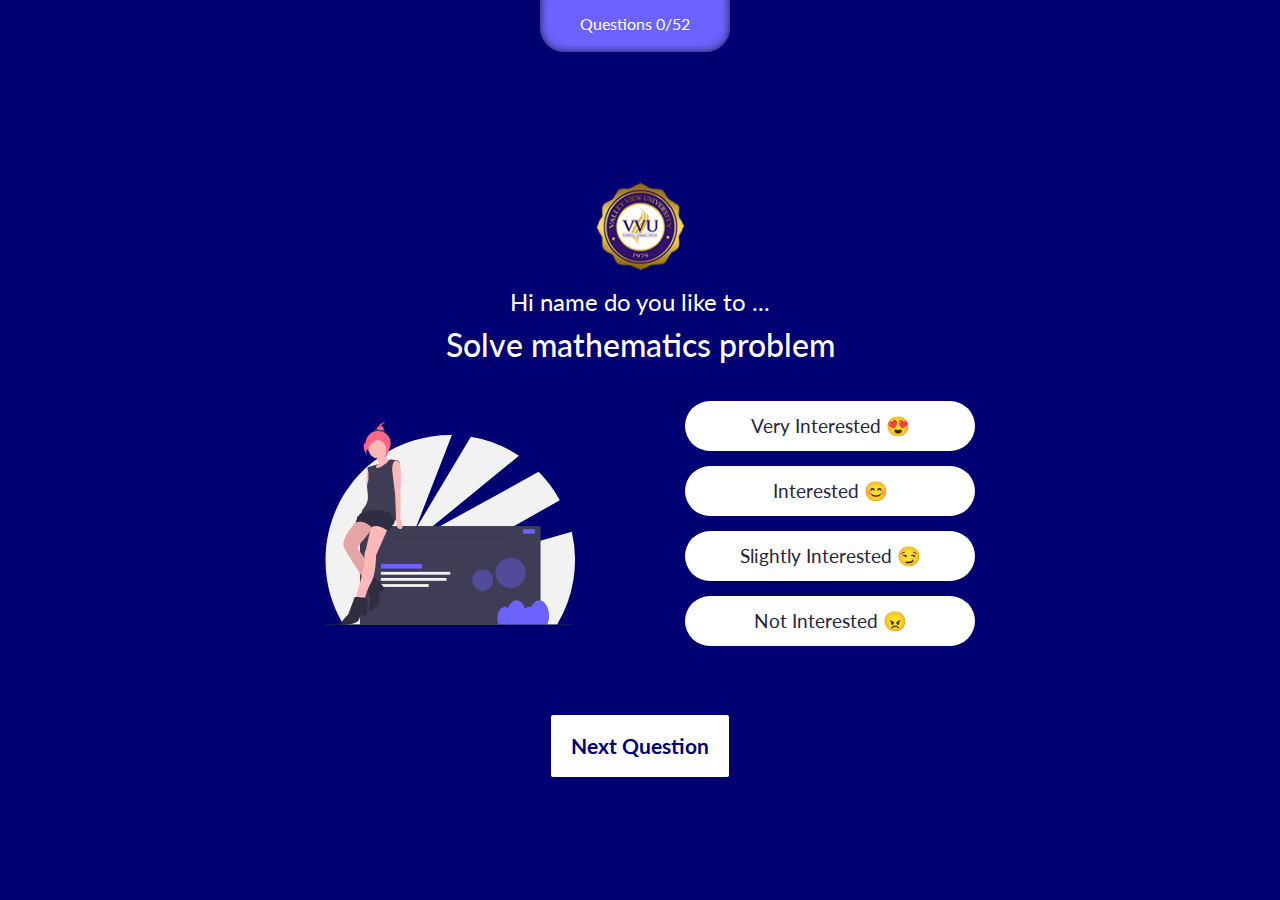
<file: accounts/templates/accounts/question.html>
<!doctype html>
<html lang="en">
<head>
  <title>Career Recommender - Questions</title>
  <meta charset="utf-8" />
  <meta name="author" content="WebApp" />
  <meta name="description" content="A system to help identify your career match." />
  <meta name="viewport" content="width=device-width" />
  <link rel="apple-touch-icon-precomposed" href="/static/assets/media/favicon.png" />
  <link rel="icon" href="/static/assets/media/favicon.png" />
  <link rel="mask-icon" href="/static/assets/media/favicon.svg" color="#000073" />
  <link rel="shortcut icon" href="/static/assets/media/favicon.png" />
  <link rel="stylesheet" href="/static/assets/css/main.css" />
</head>
<body class="page page-home preload">


  <section class="bg-image-01 center full-screen2 middle overlay padding ">
    <div style="margin-top: 10px;">
        <span class="q">Questions 0/52</span>
    </div>
    <div  class="max-width-m animated fadeInUp">
        <img style="height: 87px;margin-bottom: 20px; margin-top: 50px; " src="/static/assets/media/logos/icon.png" alt="">
      <p style="color:#ffffff; font-size: 1.5rem;">Hi name do you like to ...</p>
      <h1 class="lead" style="color:#ffffff;margin-top: -5px;font-size: 2rem; font-weight: 500;line-height: 2.5rem;">Solve mathematics problem</h1>
      <div style="padding:20px;" class='row'>
        <div class='column' >
            <div class='blue-column'>
                <img style="width: 250px;text-align: center;" src="/static/assets/media/svg-img/newopen.svg" alt="">
            </div>
        </div>
        <div  class='column'>
            <div style="padding: 0px 45px;"  class='green-column'>
                <p class="option_btn">Very Interested 😍</p>
                <p class="option_btn">Interested 😊</p>
                <p class="option_btn">Slightly Interested 😏</p>
                <p class="option_btn">Not Interested 😠</p>

            </div> 
        </div>
        </div>
        <div>
          <a href="/signup" style="background: #ffffff;border: 1px solid #000073;color: #000073; height: 4rem;
    line-height: 3.875rem;font-size: 1.3rem;" class="button button-primary space-top">Next Question</a>
      </div>
        
  </section>

  <script src="/static/assets/js/jquery.min.js"></script>
  <script src="/static/assets/js/main.js"></script>
</body>
</html>
</file>
<file: static/assets/css/main.css>
/*!
 *
 *   Template Name: Career Recommender 
 *   Author: UI/UX Assets <josueadimado@gmail.com>
 *   Author URI: https://josueadimado.me
 *   Version: v1.0.0
 *   License: GNU General Public License, Version 2
 *   License URI: http://www.gnu.org/licenses/gpl-2.0.html
 *   Copyright (C) 2017 UI/UX Assets
 *
*/
@import url("https://fonts.googleapis.com/css?family=Lato:300,400,700,900");
@import url("https://fonts.googleapis.com/icon?family=Material+Icons");
/* -----------------------------------------------------------------------------

# Base - Reset

----------------------------------------------------------------------------- */
/*! normalize.css v7.0.0 | MIT License | github.com/necolas/normalize.css */
html button, html hr, html input {
  overflow: visible;
}


html audio, html canvas, html progress, html video {
  display: inline-block;
}

html progress, html sub, html sup {
  vertical-align: baseline;
}

html [type=checkbox], html [type=radio], html legend {
  box-sizing: border-box;
  padding: 0;
}

html html {
  -ms-text-size-adjust: 100%;
  -webkit-text-size-adjust: 100%;
}

html body {
  margin: 0;
}

html article, html aside, html details, html figcaption, html figure, html footer, html header, html main, html menu, html nav, html section {
  display: block;
}

html figure {
  margin: 1em 40px;
}

html hr {
  box-sizing: content-box;
  height: 0;
}

html code, html kbd, html pre, html samp {
  font-family: monospace,monospace;
  font-size: 1em;
}

html a {
  background-color: transparent;
  -webkit-text-decoration-skip: objects;
}

html abbr[title] {
  border-bottom: none;
  text-decoration: underline;
  text-decoration: underline dotted;
}

html b, html strong {
  font-weight: bolder;
}

html dfn {
  font-style: italic;
}

html mark {
  background-color: #ff0;
  color: #000;
}

html small {
  font-size: 80%;
}

html sub, html sup {
  font-size: 75%;
  line-height: 0;
  position: relative;
}

html sub {
  bottom: -.25em;
}

html sup {
  top: -.5em;
}

html audio:not([controls]) {
  display: none;
  height: 0;
}

html img {
  border-style: none;
}

html svg:not(:root) {
  overflow: hidden;
}

html button, html input, html optgroup, html select, html textarea {
  font-family: sans-serif;
  font-size: 100%;
  margin: 0;
}

html button, html select {
  text-transform: none;
}

html [type=reset], html [type=submit], html button, html html [type=button] {
  -webkit-appearance: button;
}

html [type=button]::-moz-focus-inner, html [type=reset]::-moz-focus-inner, html [type=submit]::-moz-focus-inner, html button::-moz-focus-inner {
  border-style: none;
  padding: 0;
}

html [type=button]:-moz-focusring, html [type=reset]:-moz-focusring, html [type=submit]:-moz-focusring, html button:-moz-focusring {
  outline: ButtonText dotted 1px;
}

html fieldset {
  padding: .35em .75em .625em;
}

html legend {
  color: inherit;
  display: table;
  max-width: 100%;
  white-space: normal;
}

html textarea {
  overflow: auto;
}

html [type=number]::-webkit-inner-spin-button, html [type=number]::-webkit-outer-spin-button {
  height: auto;
}

html [type=search] {
  -webkit-appearance: textfield;
  outline-offset: -2px;
}

html [type=search]::-webkit-search-cancel-button, html [type=search]::-webkit-search-decoration {
  -webkit-appearance: none;
}

html ::-webkit-file-upload-button {
  -webkit-appearance: button;
  font: inherit;
}

html summary {
  display: list-item;
}

html [hidden], html template {
  display: none;
}

/* Defaults */
html {
  -webkit-box-sizing: border-box;
  -moz-box-sizing: border-box;
  box-sizing: border-box;
  -webkit-font-smoothing: antialiased;
  -moz-osx-font-smoothing: grayscale;
  text-rendering: optimizeLegibility;
}

*,
*:before,
*:after {
  box-sizing: inherit;
}

.preload * {
  -webkit-transition: none !important;
  -moz-transition: none !important;
  -ms-transition: none !important;
  -o-transition: none !important;
  transition: none !important;
}

img {
  max-width: 100%;
  vertical-align: bottom;
}

section {
  overflow: hidden;
}

/* -----------------------------------------------------------------------------

# Base - Typography

----------------------------------------------------------------------------- */
html {
  font-size: 16px;
  font-weight: 400;
  line-height: 24px;
}

body {
  color: #24263a;
  font-family: "Lato", Helvetica, sans-serif;
  font-size: 1rem;
  line-height: 1.5rem;
  overflow-x: hidden;
}

a {
  color: #000073;
  cursor: pointer;
  text-decoration: none;
}

a:hover {
  color: #24263a;
}

blockquote {
  font-size: 1.25rem;
  font-weight: 400;
  letter-spacing: 0.3px;
  line-height: 2rem;
  -webkit-border-radius: 0.1875rem;
  -moz-border-radius: 0.1875rem;
  border-radius: 0.1875rem;
  background: #f6f6f9;
  border-left: 3px solid #ccced0;
  font-style: italic;
  margin: 0 0 1rem 0;
  padding: 1rem;
}

h1,
h2,
h3,
h4,
h5,
h6 {
  margin: 0 0 1rem 0;
}

h1:last-child,
h2:last-child,
h3:last-child,
h4:last-child,
h5:last-child,
h6:last-child {
  margin: 0;
}

h1 {
  font-size: 1.5rem;
  font-weight: 600;
  line-height: 2.5rem;
}

@media only screen and (max-width: 479px) {
  h1 {
    font-size: 2rem;
    line-height: 3.5rem;
  }
}

h2 {
  font-size: 1rem;
  font-weight: 900;
  line-height: 3.5rem;
}

@media only screen and (max-width: 479px) {
  h2 {
    font-size: 2.5rem;
    line-height: 3rem;
  }
}

h3 {
  font-size: 2rem;
  font-weight: 900;
  line-height: 2.5rem;
}

@media only screen and (max-width: 479px) {
  h3 {
    font-size: 1.75rem;
    line-height: 2rem;
  }
}

h4 {
  font-size: 1.5rem;
  font-weight: 700;
  line-height: 2rem;
}

h5 {
  font-size: 1.25rem;
  font-weight: 700;
  line-height: 1.5rem;
}

h6 {
  font-size: 1rem;
  font-weight: 700;
  line-height: 1.5rem;
}

p {
  margin: 0 0 1rem 0;
}

p:last-child {
  margin: 0;
}

.lead {
    font-size: 1.3rem;
    font-weight: 400;
    line-height: 1.5rem;
}

@media only screen and (max-width: 479px) {
  .lead {
    font-size: 1.5rem;
    line-height: 2rem;
  }
}

.paragraph {
  font-size: 1.25rem;
  font-weight: 400;
  letter-spacing: 0.3px;
  line-height: 2rem;
}

@media only screen and (max-width: 479px) {
  .paragraph {
    font-size: 1.125rem;
    letter-spacing: normal;
    line-height: 1.75rem;
  }
}

.muted {
  opacity: 0.4;
}

.dark {
  color: #fff;
}

.dark a:not(.button) {
  color: #fff;
}

.dark blockquote {
  background: #24263a;
}

.dark p {
  opacity: 0.8;
}

/* -----------------------------------------------------------------------------

# Base - Grid

----------------------------------------------------------------------------- */
.row {
  display: table;
  display: -webkit-flex;
  display: -moz-flex;
  display: -ms-flex;
  display: flex;
  -webkit-flex-wrap: wrap;
  -ms-flex-wrap: wrap;
  flex-wrap: wrap;
  width: 100%;
}

.column {
  display: flex;
  flex-direction: column;
  flex-basis: 100%;
  justify-content: center;
  text-align: center;
  flex: 1;
}

span.q {
  background-color: #6c62ff;
    color: white;
    padding: 16px 40px;
    text-align: center;
    border-radius: 24px;
    position: absolute;
    display: inline-block;
    margin-top: 5px;
    box-shadow: 0px 0px 8px #000000bf inset;
    margin-bottom: 5px;
    top: -25px;
    margin-left: -100px;
    padding-top: 32px;
}

.option_btn {
    font-family: lato;
    font-size: 1.2rem;
    margin-bottom: 15px;
    padding: 13px 13px;
    border-radius: 34px;
    border: none;
    cursor: pointer;
    background-color: #ffffff;
  
}

.selected {
  background:  #1a72ff !important;
}

.row .col-one-half {
  width: 48%;
}

.row .col-one-third {
  width: 30.6666666667%;
}

.row .col-one-fourth {
  width: 22%;
}

.row .col-one-fifth {
  width: 16.8%;
}

.row .col-two-thirds {
  width: 65.3333333333%;
}

.row .col-two-fourths {
  width: 48%;
}

.row .col-two-fifths {
  width: 37.6%;
}

.row .col-three-fourths {
  width: 74%;
}

.row .col-three-fifths {
  width: 58.4%;
}

.row .col-four-fifths {
  width: 79.2%;
}

.row [class^="col-"] {
  float: left;
  margin: 0 2%;
}

.row [class^="col-"]:first-child {
  margin-left: 0;
}

.row [class^="col-"]:last-child {
  margin-right: 0;
}

@media only screen and (max-width: 1023px) {
  .row [class^="col-"] {
    margin: 1.5rem 0;
    width: 100%;
  }
  .row [class^="col-"]:first-child {
    margin-top: 0;
  }
  .row [class^="col-"]:last-child {
    margin-bottom: 0;
  }
  .row .col-one-half {
    margin: 0 2%;
    width: 48%;
  }
  .row .col-one-fourth {
    margin: 0 2%;
    width: 48%;
  }
  .row .col-one-fourth:nth-child(-n+2) {
    margin-bottom: 3rem;
  }
  .row .col-one-fourth:nth-child(2) {
    margin-right: 0;
  }
  .row .col-one-fourth:nth-child(3) {
    margin-left: 0;
  }
}

@media only screen and (max-width: 767px) {
  .row [class^="col-"] {
    margin: 1.5rem 0;
    width: 100%;
  }
  .row .col-one-fourth:nth-child(-n+2) {
    margin-bottom: 1.5rem;
  }
}

/* Remove gutter between columns */
.row.no-gutter .col-one-half {
  width: 50%;
}

.row.no-gutter .col-one-third {
  width: 33.3333333333%;
}

.row.no-gutter .col-one-fourth {
  width: 25%;
}

.row.no-gutter .col-one-fifth {
  width: 20%;
}

.row.no-gutter .col-two-thirds {
  width: 66.6666666667%;
}

.row.no-gutter .col-two-fourths {
  width: 50%;
}

.row.no-gutter .col-two-fifths {
  width: 40%;
}

.row.no-gutter .col-three-fourths {
  width: 75%;
}

.row.no-gutter .col-three-fifths {
  width: 60%;
}

.row.no-gutter .col-four-fifths {
  width: 80%;
}

.row.no-gutter [class^="col-"] {
  margin: 0;
}

@media only screen and (max-width: 1023px) {
  .row.no-gutter [class^="col-"] {
    width: 100%;
  }
  .row.no-gutter .col-one-half,
  .row.no-gutter .col-one-fourth {
    width: 50%;
  }
}

@media only screen and (max-width: 767px) {
  .row.no-gutter [class^="col-"] {
    width: 100%;
  }
}

/* -----------------------------------------------------------------------------

# Tools - Align

----------------------------------------------------------------------------- */
.center {
  text-align: center;
}

.left {
  float: left;
  text-align: left;
}

.right {
  float: right;
  text-align: right;
}

.middle {
  display: table;
  display: -webkit-flex;
  display: -moz-flex;
  display: -ms-flex;
  display: flex;
  -webkit-flex-direction: column;
  -moz-flex-direction: column;
  -ms-flex-direction: column;
  flex-direction: column;
  -ms-flex-pack: center;
  -webkit-justify-content: center;
  -moz-justify-content: center;
  -ms-justify-content: center;
  justify-content: center;
}

@media only screen and (max-width: 767px) {
  .center-tablet {
    text-align: center;
  }
}

@media only screen and (max-width: 479px) {
  .center-mobile {
    text-align: center;
  }
}

/* -----------------------------------------------------------------------------

# Tools - Background

----------------------------------------------------------------------------- */
.bg-dark {
  background: #1a1c2a;
}

.bg-light {
  background: #f6f6f9;
}

.bg-primary {
  background: #5966d2;
}

.bg-white {
  background: #fff;
}

/* Gradients */
.bg-gradient-blue {
  background: #0957d9;
  background: -webkit-linear-gradient(to bottom right, #2584e0 0%, #0957d9 100%);
  background: -moz-linear-gradient(to bottom right, #2584e0 0%, #0957d9 100%);
  background: -ms-linear-gradient(to bottom right, #2584e0 0%, #0957d9 100%);
  background: -o-linear-gradient(to bottom right, #2584e0 0%, #0957d9 100%);
  background: linear-gradient(to bottom right, #2584e0 0%, #0957d9 100%);
}

.bg-gradient-cyan {
  background: #04b2db;
  background: -webkit-linear-gradient(to bottom right, #1ac8e2 0%, #04b2db 100%);
  background: -moz-linear-gradient(to bottom right, #1ac8e2 0%, #04b2db 100%);
  background: -ms-linear-gradient(to bottom right, #1ac8e2 0%, #04b2db 100%);
  background: -o-linear-gradient(to bottom right, #1ac8e2 0%, #04b2db 100%);
  background: linear-gradient(to bottom right, #1ac8e2 0%, #04b2db 100%);
}

.bg-gradient-green {
  background: #39cfa2;
  background: -webkit-linear-gradient(to bottom right, #67dbb8 0%, #39cfa2 100%);
  background: -moz-linear-gradient(to bottom right, #67dbb8 0%, #39cfa2 100%);
  background: -ms-linear-gradient(to bottom right, #67dbb8 0%, #39cfa2 100%);
  background: -o-linear-gradient(to bottom right, #67dbb8 0%, #39cfa2 100%);
  background: linear-gradient(to bottom right, #67dbb8 0%, #39cfa2 100%);
}

.bg-gradient-indigo {
  background: #313fae;
  background: -webkit-linear-gradient(to bottom right, #606cc3 0%, #313fae 100%);
  background: -moz-linear-gradient(to bottom right, #606cc3 0%, #313fae 100%);
  background: -ms-linear-gradient(to bottom right, #606cc3 0%, #313fae 100%);
  background: -o-linear-gradient(to bottom right, #606cc3 0%, #313fae 100%);
  background: linear-gradient(to bottom right, #606cc3 0%, #313fae 100%);
}

.bg-gradient-olive {
  background: #85b99e;
  background: -webkit-linear-gradient(to bottom right, #aacdb5 0%, #85b99e 100%);
  background: -moz-linear-gradient(to bottom right, #aacdb5 0%, #85b99e 100%);
  background: -ms-linear-gradient(to bottom right, #aacdb5 0%, #85b99e 100%);
  background: -o-linear-gradient(to bottom right, #aacdb5 0%, #85b99e 100%);
  background: linear-gradient(to bottom right, #aacdb5 0%, #85b99e 100%);
}

.bg-gradient-pink {
  background: #dc60a3;
  background: -webkit-linear-gradient(to bottom right, #e58cba 0%, #dc60a3 100%);
  background: -moz-linear-gradient(to bottom right, #e58cba 0%, #dc60a3 100%);
  background: -ms-linear-gradient(to bottom right, #e58cba 0%, #dc60a3 100%);
  background: -o-linear-gradient(to bottom right, #e58cba 0%, #dc60a3 100%);
  background: linear-gradient(to bottom right, #e58cba 0%, #dc60a3 100%);
}

.bg-gradient-sienna {
  background: #c4a495;
  background: -webkit-linear-gradient(to bottom right, #d5bfab 0%, #c4a495 100%);
  background: -moz-linear-gradient(to bottom right, #d5bfab 0%, #c4a495 100%);
  background: -ms-linear-gradient(to bottom right, #d5bfab 0%, #c4a495 100%);
  background: -o-linear-gradient(to bottom right, #d5bfab 0%, #c4a495 100%);
  background: linear-gradient(to bottom right, #d5bfab 0%, #c4a495 100%);
}

.bg-gradient-violet {
  background: #7421db;
  background: -webkit-linear-gradient(to bottom right, #9e3ee2 0%, #7421db 100%);
  background: -moz-linear-gradient(to bottom right, #9e3ee2 0%, #7421db 100%);
  background: -ms-linear-gradient(to bottom right, #9e3ee2 0%, #7421db 100%);
  background: -o-linear-gradient(to bottom right, #9e3ee2 0%, #7421db 100%);
  background: linear-gradient(to bottom right, #9e3ee2 0%, #7421db 100%);
}

/* Images and patterns */
[class*="bg-image-"],
[class*="bg-pattern-"] {
  overflow: hidden;
  position: relative;
}

[class*="bg-image-"]:before, [class*="bg-image-"]:after,
[class*="bg-pattern-"]:before,
[class*="bg-pattern-"]:after {
  background-position: center !important;
  background-repeat: no-repeat !important;
  background-size: cover !important;
  content: "";
  height: 100%;
  left: -1%;
  position: absolute;
  top: 0;
  width: 102%;
}

[class*="bg-image-"]:before,
[class*="bg-pattern-"]:before {
  z-index: -2;
}

[class*="bg-image-"]:after,
[class*="bg-pattern-"]:after {
  z-index: -1;
}

/* Images */
[class*="bg-image-"].overlay:after {
  background: #000073
}

.dark[class*="bg-image-"].overlay:after {
  background: rgba(36, 38, 58, 0.8);
}

.bg-image-01:before {
  background: #000073;
}

.bg-image-02:before {
  background: url(../media/bg/images/image-02@2x.jpg);
}

.bg-image-03:before {
  background: url(../media/bg/images/image-03@2x.jpg);
}

@media only screen and (max-width: 479px) {
  .bg-image-01:before {
    background: url(../media/bg/images/image-01.jpg);
  }
  .bg-image-02:before {
    background: url(../media/bg/images/image-02.jpg);
  }
  .bg-image-03:before {
    background: url(../media/bg/images/image-03.jpg);
  }
}

/* Patterns */
.bg-pattern-01:before {
  background: url(../media/bg/patterns/pattern-01@2x.jpg);
}

.bg-pattern-01:after {
  background: url(../media/bg/patterns/mask-01.svg);
}

@media only screen and (max-width: 479px) {
  .bg-pattern-01:before {
    background: url(../media/bg/patterns/pattern-01.jpg);
  }
}

/* -----------------------------------------------------------------------------

# Tools - Divider

----------------------------------------------------------------------------- */
.divider {
  border-bottom: 1px solid #ececee;
  margin: 3rem 0;
  width: 100%;
}

.dark .divider {
  border-bottom: 1px solid #24263a;
}

/* -----------------------------------------------------------------------------

# Tools - Full Screen

----------------------------------------------------------------------------- */
.full-screen {
  height: calc(90vh);
  min-height: 30rem;
  width: 100%;
}

.full-screen1 {
  /* height: calc(90vh); */
  min-height: 30rem;
  width: 100%;
}

.full-screen2 {
  height: calc(100vh);
  min-height: 40rem;
  width: 100%;
}

.animated {
  -webkit-animation-duration: 2s;
  animation-duration: 2s;
  -webkit-animation-fill-mode: both;
  animation-fill-mode: both;
}
@keyframes fadeInUp {
  from {
    opacity: 0;
    -webkit-transform: translate3d(0, 100%, 0);
    transform: translate3d(0, 100%, 0);
  }

  to {
    opacity: 1;
    -webkit-transform: none;
    transform: none;
  }
}

.fadeInUp {
  -webkit-animation-name: fadeInUp;
  animation-name: fadeInUp;
}
/* -----------------------------------------------------------------------------

# Tools - Full Width

----------------------------------------------------------------------------- */
.full-width {
  width: 100%;
}

@media only screen and (max-width: 767px) {
  .full-width-tablet {
    width: 100%;
  }
}

@media only screen and (max-width: 479px) {
  .full-width-mobile {
    width: 100%;
  }
}

/* -----------------------------------------------------------------------------

# Tools - Max Width

----------------------------------------------------------------------------- */
[class*="max-width-"] {
  margin: 0 auto;
  width: 100%;
}

.max-width-s {
  max-width: 400px;
}

.max-width-m {
  max-width: 800px;
}

.max-width-l {
  max-width: 1200px;
}

/* -----------------------------------------------------------------------------

# Tools - Min Width

----------------------------------------------------------------------------- */
[class*="min-width-"] {
  margin: 0 auto;
}

.min-width-s {
  min-width: 400px;
}

.min-width-m {
  min-width: 800px;
}

.min-width-l {
  min-width: 1200px;
}

/* -----------------------------------------------------------------------------

# Tools - Rounded

----------------------------------------------------------------------------- */
.rounded {
  -webkit-border-radius: 0.5rem;
  -moz-border-radius: 0.5rem;
  border-radius: 0.5rem;
}

/* -----------------------------------------------------------------------------

# Tools - Spacing

----------------------------------------------------------------------------- */
.padding {
  padding: 5rem 2rem;
}

@media only screen and (max-width: 1023px) {
  .padding {
    padding: 3rem 2rem;
  }
}

@media only screen and (max-width: 767px) {
  .padding {
    padding: 3rem 1rem;
  }
}

.margin-bottom {
  margin-bottom: 5rem;
}

@media only screen and (max-width: 1023px) {
  .margin-bottom {
    margin-bottom: 3rem;
  }
}

.margin-top {
  margin-top: 5rem;
}

@media only screen and (max-width: 1023px) {
  .margin-top {
    margin-top: 3rem;
  }
}

.space-bottom {
  margin-bottom: 1rem;
}

.space-top {
  margin-top: 3rem;
}

/* -----------------------------------------------------------------------------

# Components - Alerts

----------------------------------------------------------------------------- */
.alert {
  -webkit-border-radius: 0.1875rem;
  -moz-border-radius: 0.1875rem;
  border-radius: 0.1875rem;
  background: #f6f6f9;
  margin-bottom: 1rem;
  padding: 1rem;
}

.alert.alert-default {
  border-left: 3px solid #ccced0;
}

.alert.alert-error {
  border-left: 3px solid #e52b20;
}

.alert.alert-success {
  border-left: 3px solid #63ce63;
}

.alert.alert-warning {
  border-left: 3px solid #ffbf2f;
}

.dark .alert {
  background: #24263a;
}

/* -----------------------------------------------------------------------------

# Components - Buttons

----------------------------------------------------------------------------- */
.button {
  font-size: 1rem;
  font-weight: 400;
  line-height: 1.5rem;
  font-weight: 700;
  -webkit-border-radius: 0.1875rem;
  -moz-border-radius: 0.1875rem;
  border-radius: 0.1875rem;
  -webkit-transition: all 0.2s;
  -moz-transition: all 0.2s;
  -ms-transition: all 0.2s;
  -o-transition: all 0.2s;
  transition: all 0.2s;
  display: inline-block;
  height: 3rem;
  line-height: 2.875rem;
  padding: 0 1.25rem;
  text-align: center;
}

.button.button-s {
  font-size: 0.75rem;
  font-weight: 400;
  line-height: 1rem;
  font-weight: 700;
  height: 2rem;
  line-height: 1.875rem;
  padding: 0 0.75rem;
}

.button.button-m {
  font-size: 0.875rem;
  font-weight: 400;
  line-height: 1rem;
  font-weight: 700;
  height: 2.5rem;
  line-height: 2.375rem;
  padding: 0 1rem;
}

.button.button-l {
  font-size: 1.125rem;
  font-weight: 400;
  line-height: 1.5rem;
  font-weight: 700;
  height: 3.5rem;
  line-height: 3.375rem;
  padding: 0 1.5rem;
}

.button.button-primary {
  -webkit-box-shadow: 0 2px 8px rgba(0, 0, 0, 0.1);
  -moz-box-shadow: 0 2px 8px rgba(0, 0, 0, 0.1);
  box-shadow: 0 2px 8px rgba(0, 0, 0, 0.1);
  background: #5966d2;
  border: 1px solid #5966d2;
  color: #fff;
}

.button.button-primary:hover {
  -webkit-box-shadow: 0 8px 16px rgba(0, 0, 0, 0.1);
  -moz-box-shadow: 0 8px 16px rgba(0, 0, 0, 0.1);
  box-shadow: 0 8px 16px rgba(0, 0, 0, 0.1);
  -webkit-transform: translateY(-1px);
  -moz-transform: translateY(-1px);
  -ms-transform: translateY(-1px);
  -o-transform: translateY(-1px);
  transform: translateY(-1px);
  background: #000073;
  border: 1px solid #6d78d7;
}

.button.button-primary:focus {
  -webkit-box-shadow: 0 2px 8px rgba(0, 0, 0, 0.1);
  -moz-box-shadow: 0 2px 8px rgba(0, 0, 0, 0.1);
  box-shadow: 0 2px 8px rgba(0, 0, 0, 0.1);
  -webkit-transform: translateY(0);
  -moz-transform: translateY(0);
  -ms-transform: translateY(0);
  -o-transform: translateY(0);
  transform: translateY(0);
  background: #5966d2;
  border: 1px solid #5966d2;
}

.button.button-secondary {
  border: 1px solid #ececee;
  color: #5966d2;
}

.button.button-secondary:hover {
  -webkit-box-shadow: 0 2px 8px rgba(0, 0, 0, 0.1);
  -moz-box-shadow: 0 2px 8px rgba(0, 0, 0, 0.1);
  box-shadow: 0 2px 8px rgba(0, 0, 0, 0.1);
  -webkit-transform: translateY(-1px);
  -moz-transform: translateY(-1px);
  -ms-transform: translateY(-1px);
  -o-transform: translateY(-1px);
  transform: translateY(-1px);
}

.button.button-secondary:focus {
  -webkit-box-shadow: none;
  -moz-box-shadow: none;
  box-shadow: none;
  -webkit-transform: translateY(0);
  -moz-transform: translateY(0);
  -ms-transform: translateY(0);
  -o-transform: translateY(0);
  transform: translateY(0);
}

.dark .button.button-secondary {
  border: 1px solid rgba(255, 255, 255, 0.4);
  color: #fff;
}

.dark .button.button-secondary:hover {
  border: 1px solid rgba(255, 255, 255, 0.8);
}

.dark .button.button-secondary:focus {
  border: 1px solid rgba(255, 255, 255, 0.4);
}

.button.button-disabled {
  background: #ccced0;
  border: 1px solid #ccced0;
  color: #24263a;
  cursor: default;
  opacity: 0.4;
  pointer-events: none;
}

@media only screen and (max-width: 767px) {
  .button.button-primary:hover, .button.button-secondary:hover {
    -webkit-box-shadow: none;
    -moz-box-shadow: none;
    box-shadow: none;
    -webkit-transform: translateY(0);
    -moz-transform: translateY(0);
    -ms-transform: translateY(0);
    -o-transform: translateY(0);
    transform: translateY(0);
  }
}

@media only screen and (max-width: 479px) {
  .button {
    height: 3.5rem;
    line-height: 3.375rem;
  }
  .button.button-s {
    height: 2.5rem;
    line-height: 2.375rem;
  }
  .button.button-m {
    height: 3rem;
    line-height: 2.875rem;
  }
  .button.button-l {
    height: 4rem;
    line-height: 3.875rem;
  }
}

/* -----------------------------------------------------------------------------

# Components - Card

----------------------------------------------------------------------------- */
.card {
  -webkit-border-radius: 0.1875rem;
  -moz-border-radius: 0.1875rem;
  border-radius: 0.1875rem;
  -webkit-box-shadow: 0 2px 8px rgba(0, 0, 0, 0.1);
  -moz-box-shadow: 0 2px 8px rgba(0, 0, 0, 0.1);
  box-shadow: 0 2px 8px rgba(0, 0, 0, 0.1);
  background: #fff;
  padding: 2rem;
}

@media only screen and (max-width: 479px) {
  .card {
    padding: 1rem;
  }
}

.dark .card {
  background: #24263a;
}

/* -----------------------------------------------------------------------------

# Components - Code

----------------------------------------------------------------------------- */
.code-markup {
  font-size: 0.875rem;
  font-weight: 400;
  line-height: 1rem;
  margin-bottom: 1rem;
}

.code-markup .code-header {
  -webkit-border-top-left-radius: 0.1875rem;
  -moz-border-radius-topleft: 0.1875rem;
  border-top-left-radius: 0.1875rem;
  -webkit-border-top-right-radius: 0.1875rem;
  -moz-border-radius-topright: 0.1875rem;
  border-top-right-radius: 0.1875rem;
  background: #2e304a;
  color: #fff;
  display: block;
  padding: 1rem;
}

.code-markup span {
  color: #d1d2d6;
}

.code-markup code {
  -webkit-border-bottom-left-radius: 0.1875rem;
  -moz-border-radius-bottomleft: 0.1875rem;
  border-bottom-left-radius: 0.1875rem;
  -webkit-border-bottom-right-radius: 0.1875rem;
  -moz-border-radius-bottomright: 0.1875rem;
  border-bottom-right-radius: 0.1875rem;
  background: #24263a;
  color: #dcc982;
  display: block;
  padding: 1rem;
}

/* -----------------------------------------------------------------------------

# Components - Footer

----------------------------------------------------------------------------- */
.footer-main a:not(.button) {
  font-size: 0.875rem;
  font-weight: 400;
  line-height: 1rem;
  color: #24263a;
  opacity: 0.8;
}

.footer-main a:not(.button):hover {
  color: #5966d2;
  opacity: 1;
}

.footer-main p {
  opacity: 0.8;
}

.footer-main input[type="email"] {
  background: #fff;
}

.footer-main .copyright {
  font-size: 0.75rem;
  font-weight: 400;
  line-height: 1rem;
  opacity: 0.4;
  padding-bottom: 3rem;
  text-align: center;
}

.footer-main .copyright a {
  font-size: 0.75rem;
  font-weight: 400;
  line-height: 1rem;
  opacity: 1;
}

.footer-main.dark a:not(.button) {
  color: #fff;
}

@media only screen and (max-width: 1023px) {
  .footer-main {
    text-align: center;
  }
  .footer-main a:not(.button) {
    font-size: 1rem;
    font-weight: 400;
    line-height: 1.5rem;
  }
  .footer-main form [class^="col-"] {
    margin-top: 0;
  }
  .footer-main form [class^="col-"]:first-child {
    margin-bottom: 1rem;
  }
  .footer-main .copyright a {
    font-size: 0.75rem;
    font-weight: 400;
    line-height: 1rem;
  }
}

/* -----------------------------------------------------------------------------

# Components - Forms

----------------------------------------------------------------------------- */
form {
  /* Checkboxes and radio buttons */
  /* Switch */
}

form label {
  font-size: 1rem;
  font-weight: 400;
  line-height: 1.5rem;
  font-weight: 700;
  line-height: 2.5rem;
}

form input[type="email"],
form input[type="password"],
form input[type="text"],
form select,
form textarea {
  -webkit-appearance: none;
  -moz-appearance: none;
  appearance: none;
  font-size: 1rem;
  font-weight: 400;
  line-height: 1.5rem;
  -webkit-border-radius: 0.1875rem;
  -moz-border-radius: 0.1875rem;
  border-radius: 0.1875rem;
  background: #f6f6f9;
  border: 1px solid #ececee;
  color: #24263a;
  padding: 0.5rem 0.75rem;
  width: 100%;
}

form input[type="email"]:focus,
form input[type="password"]:focus,
form input[type="text"]:focus,
form select:focus,
form textarea:focus {
  border: 1px solid #ccced0;
  outline: none;
}

form input[type="email"],
form input[type="password"],
form input[type="text"],
form select,
form .select-wrapper {
  height: 2.5rem;
}

form .select-wrapper {
  position: relative;
}

form .select-wrapper:before {
  direction: ltr;
  display: inline-block;
  font-family: "Material Icons";
  font-feature-settings: "liga";
  font-size: 1.5rem;
  font-style: normal;
  font-weight: normal;
  letter-spacing: normal;
  line-height: 1;
  text-rendering: optimizeLegibility;
  text-transform: none;
  white-space: nowrap;
  word-wrap: normal;
  -webkit-font-smoothing: antialiased;
  -moz-osx-font-smoothing: grayscale;
  color: #24263a;
  content: "keyboard_arrow_down";
  height: 2.5rem;
  line-height: 2.5rem;
  pointer-events: none;
  position: absolute;
  right: 0;
  text-align: center;
  top: 0;
  width: 2.5rem;
}

form .select-wrapper select {
  cursor: pointer;
}

form .select-wrapper select::-ms-expand {
  display: none;
}

form textarea {
  min-height: 10rem;
}

form input[type="checkbox"],
form input[type="radio"] {
  display: none;
}

form input[type="checkbox"]:checked + label.checkbox:before,
form input[type="checkbox"]:checked + label.radio:before,
form input[type="radio"]:checked + label.checkbox:before,
form input[type="radio"]:checked + label.radio:before {
  background: #000073;
}

form input[type="checkbox"]:checked + label.checkbox:after,
form input[type="checkbox"]:checked + label.radio:after,
form input[type="radio"]:checked + label.checkbox:after,
form input[type="radio"]:checked + label.radio:after {
  color: #fff;
}

form label.checkbox,
form label.radio {
  font-size: 1rem;
  font-weight: 400;
  line-height: 1.5rem;
  cursor: pointer;
  display: block;
  line-height: 2.5rem;
  padding-left: 2rem;
  position: relative;
  width: fit-content;
  -webkit-tap-highlight-color: transparent;
}

form label.checkbox:last-child,
form label.radio:last-child {
  margin-bottom: 0;
}

form label.checkbox:before,
form label.radio:before {
  -webkit-transition: all 0.2s;
  -moz-transition: all 0.2s;
  -ms-transition: all 0.2s;
  -o-transition: all 0.2s;
  transition: all 0.2s;
  background: #ececee;
  content: "";
  height: 1.5rem;
  left: 0;
  position: absolute;
  top: 0.5rem;
  width: 1.5rem;
}

.dark form label.checkbox:before, .dark
form label.radio:before {
  background: #24263a;
}

form label.checkbox:after,
form label.radio:after {
  direction: ltr;
  display: inline-block;
  font-family: "Material Icons";
  font-feature-settings: "liga";
  font-size: 1.5rem;
  font-style: normal;
  font-weight: normal;
  letter-spacing: normal;
  line-height: 1;
  text-rendering: optimizeLegibility;
  text-transform: none;
  white-space: nowrap;
  word-wrap: normal;
  -webkit-font-smoothing: antialiased;
  -moz-osx-font-smoothing: grayscale;
  -webkit-transition: all 0.2s;
  -moz-transition: all 0.2s;
  -ms-transition: all 0.2s;
  -o-transition: all 0.2s;
  transition: all 0.2s;
  color: #ececee;
  content: "check";
  font-size: 1.25rem;
  height: 1.5rem;
  left: 0;
  line-height: 1.5rem;
  pointer-events: none;
  position: absolute;
  text-align: center;
  top: 0.5rem;
  width: 1.5rem;
}

.dark form label.checkbox:after, .dark
form label.radio:after {
  color: #24263a;
}

form label.checkbox:before {
  -webkit-border-radius: 0.1875rem;
  -moz-border-radius: 0.1875rem;
  border-radius: 0.1875rem;
}

form label.radio:before {
  -webkit-border-radius: 0.75rem;
  -moz-border-radius: 0.75rem;
  border-radius: 0.75rem;
}

form input.switch {
  display: none;
}

form input.switch:checked + label.switch:before {
  background: #5966d2;
}

form input.switch:checked + label.switch:after {
  left: 26px;
}

form label.switch {
  cursor: pointer;
  display: block;
  height: 32px;
  width: fit-content;
  -webkit-tap-highlight-color: transparent;
}

form label.switch:before {
  -webkit-border-radius: 16px;
  -moz-border-radius: 16px;
  border-radius: 16px;
  -webkit-transition: all 0.2s;
  -moz-transition: all 0.2s;
  -ms-transition: all 0.2s;
  -o-transition: all 0.2s;
  transition: all 0.2s;
  background: #ececee;
  content: "";
  display: block;
  height: 32px;
  width: 56px;
}

.dark form label.switch:before {
  background: #24263a;
}

form label.switch:after {
  -webkit-border-radius: 14px;
  -moz-border-radius: 14px;
  border-radius: 14px;
  -webkit-transition: all 0.2s;
  -moz-transition: all 0.2s;
  -ms-transition: all 0.2s;
  -o-transition: all 0.2s;
  transition: all 0.2s;
  background: #fff;
  content: "";
  display: block;
  height: 28px;
  left: 2px;
  position: relative;
  top: -30px;
  width: 28px;
}

form .form-group {
  margin-bottom: 1rem;
  position: relative;
}

form .form-help {
  font-size: 0.875rem;
  font-weight: 400;
  line-height: 1rem;
  color: #24263a;
  opacity: 0.4;
}

@media only screen and (max-width: 767px) {
  form .row.unequal [class^="col-"].unequal {
    margin: 0;
  }
}

@media only screen and (max-width: 479px) {
  form input[type="email"],
  form input[type="password"],
  form input[type="text"],
  form select,
  form .select-wrapper {
    height: 3rem;
  }
  form .select-wrapper:before {
    height: 3rem;
    line-height: 3rem;
    width: 3rem;
  }
}

/* -----------------------------------------------------------------------------

# Components - Header

----------------------------------------------------------------------------- */
.no-scroll {
  overflow: hidden;
}

.header-main {
  background: transparent;
  position: fixed;
  top: 0;
  width: 100%;
  z-index: 1;
}

.header-main nav {
  -webkit-transition: all 0.2s;
  -moz-transition: all 0.2s;
  -ms-transition: all 0.2s;
  -o-transition: all 0.2s;
  transition: all 0.2s;
  padding: 1rem;
}

.header-main a:not(.button) {
  color: #24263a;
  height: 2.5rem;
  line-height: 2.5rem;
}

.header-main a:not(.button):hover, .header-main a:not(.button):focus {
  color: #5966d2;
}

.header-main .logo .logo-icon {
  height: 2.5rem;
}

.header-main ul {
  float: right;
  margin: 0;
}

.header-main .nav-toggle {
  display: none;
}

.header-main.dark a:not(.button) {
  color: #fff;
}

.header-main.dark a:not(.button):hover, .header-main.dark a:not(.button):focus {
  color: #fff;
}

.header-main.dark .nav-toggle:before {
  color: #fff;
}

.header-main.fade-in nav {
  -webkit-box-shadow: 0 1px 3px rgba(0, 0, 0, 0.1);
  -moz-box-shadow: 0 1px 3px rgba(0, 0, 0, 0.1);
  box-shadow: 0 1px 3px rgba(0, 0, 0, 0.1);
  background: rgba(255, 255, 255, 0.98);
}

.header-main.fade-in a:not(.button) {
  color: #24263a;
}

.header-main.fade-in a:not(.button):hover, .header-main.fade-in a:not(.button):focus {
  color: #5966d2;
}

.header-main.fade-in .nav-toggle:before {
  color: #24263a;
}

.header-main.fade-in .button-secondary {
  border: 1px solid #ececee;
  color: #5966d2;
}

.header-main.fade-in .button-secondary:hover {
  border: 1px solid #ececee;
}

.header-main.fade-in .button-secondary:focus {
  border: 1px solid #ececee;
}

@media only screen and (max-width: 767px) {
  .header-main ul {
    display: none;
  }
  .header-main .nav-toggle {
    -webkit-transition: all 0.2s;
    -moz-transition: all 0.2s;
    -ms-transition: all 0.2s;
    -o-transition: all 0.2s;
    transition: all 0.2s;
    display: inline-block;
    float: right;
    height: 2.5rem;
    text-align: center;
    width: 1.5rem;
  }
  .header-main .nav-toggle:before {
    direction: ltr;
    display: inline-block;
    font-family: "Material Icons";
    font-feature-settings: "liga";
    font-size: 1.5rem;
    font-style: normal;
    font-weight: normal;
    letter-spacing: normal;
    line-height: 1;
    text-rendering: optimizeLegibility;
    text-transform: none;
    white-space: nowrap;
    word-wrap: normal;
    -webkit-font-smoothing: antialiased;
    -moz-osx-font-smoothing: grayscale;
    color: #24263a;
    content: "menu";
    line-height: 2.5rem;
  }
  .header-main.active {
    background: #fff;
    height: 100%;
  }
  .header-main.active nav {
    -webkit-box-shadow: none;
    -moz-box-shadow: none;
    box-shadow: none;
    -webkit-transition: none !important;
    -moz-transition: none !important;
    -ms-transition: none !important;
    -o-transition: none !important;
    transition: none !important;
    height: 100%;
    overflow-y: scroll;
    -webkit-overflow-scrolling: touch;
  }
  .header-main.active a:not(.button) {
    color: #24263a;
  }
  .header-main.active a:not(.button):hover, .header-main.active a:not(.button):focus {
    color: #5966d2;
  }
  .header-main.active ul {
    display: block;
    padding: 2rem;
    width: 100%;
  }
  .header-main.active ul li {
    font-size: 1.75rem;
    font-weight: 300;
    line-height: 2.5rem;
    padding: 0;
    text-align: center;
    width: 100%;
  }
  .header-main.active ul li:last-child {
    margin-bottom: 0;
  }
  .header-main.active ul li a:not(.button) {
    line-height: 3rem;
  }
  .header-main.active .nav-toggle {
    -webkit-transform: rotate(90deg);
    -moz-transform: rotate(90deg);
    -ms-transform: rotate(90deg);
    -o-transform: rotate(90deg);
    transform: rotate(90deg);
  }
  .header-main.active .nav-toggle:before {
    color: #24263a;
    content: "close";
  }
  .header-main.active .button {
    height: 3.5rem;
    line-height: 3.375rem;
    margin-top: 1rem;
  }
  .header-main.active .button-secondary {
    border: 1px solid #ececee;
    color: #5966d2;
  }
  .header-main.active .button-secondary:hover {
    border: 1px solid #ececee;
  }
  .header-main.active .button-secondary:focus {
    border: 1px solid #ececee;
  }
}

/* -----------------------------------------------------------------------------

# Components - Icons

----------------------------------------------------------------------------- */
.feature-icons {
  -webkit-border-radius: 1rem;
  -moz-border-radius: 1rem;
  border-radius: 1rem;
  -webkit-box-shadow: 0 2px 8px rgba(0, 0, 0, 0.1);
  -moz-box-shadow: 0 2px 8px rgba(0, 0, 0, 0.1);
  box-shadow: 0 2px 8px rgba(0, 0, 0, 0.1);
  font-size: 3rem;
  height: 4rem;
  line-height: 4rem;
  margin-bottom: 1rem;
  text-align: center;
  width: 4rem;
}

/* -----------------------------------------------------------------------------

# Components - List

----------------------------------------------------------------------------- */
ol,
ul {
  margin: 0 0 1rem 0;
  padding-left: 1.25rem;
}

ol.inline,
ul.inline {
  padding-left: 0;
}

ol.inline li,
ul.inline li {
  display: inline-block;
  padding-right: 1rem;
  vertical-align: top;
}

ol.inline li:last-child,
ul.inline li:last-child {
  padding-right: 0;
}

ol.blank,
ul.blank {
  list-style: none;
  padding: 0;
}

@media only screen and (max-width: 1023px) {
  ol li,
  ul li {
    margin-bottom: 0.5rem;
  }
}

/* -----------------------------------------------------------------------------

# Components - Logo

----------------------------------------------------------------------------- */
.logo {
  -webkit-transition: all 0.2s;
  -moz-transition: all 0.2s;
  -ms-transition: all 0.2s;
  -o-transition: all 0.2s;
  transition: all 0.2s;
  color: #24263a;
  display: inline-block;
  font-weight: 900;
  height: 1.5rem;
  line-height: 1.5rem;
  position: relative;
  text-transform: uppercase;
}

.logo .logo-icon {
  height: 1.5rem;
  left: 0;
  position: absolute;
  width: 1.5rem;
}

.logo span {
  padding-left: 1.75rem;
}

.dark .logo {
  color: #fff;
}

@media only screen and (max-width: 767px) {
  .logo {
    -webkit-transition: none !important;
    -moz-transition: none !important;
    -ms-transition: none !important;
    -o-transition: none !important;
    transition: none !important;
  }
}

/* -----------------------------------------------------------------------------

# Components - Pricing

----------------------------------------------------------------------------- */
.pricing-switch {
  margin-bottom: 2rem;
}

.pricing-switch li:first-child {
  font-size: 1rem;
  font-weight: 400;
  line-height: 1.5rem;
  font-weight: 700;
  line-height: 2rem;
  padding-right: 0.5rem;
}

.pricing-duration {
  font-size: 0.75rem;
  font-weight: 400;
  line-height: 1rem;
}

.pricing-monthly,
.pricing-yearly.active {
  display: inline-block;
}

.pricing-yearly,
.pricing-monthly.inactive {
  display: none;
}

/* -----------------------------------------------------------------------------

# Components - Sidebar

----------------------------------------------------------------------------- */
.sidebar {
  -webkit-border-radius: 0.1875rem;
  -moz-border-radius: 0.1875rem;
  border-radius: 0.1875rem;
  border: 1px solid #ececee;
  max-height: calc(100vh - 7.5rem);
  overflow-x: hidden;
  overflow-y: scroll;
  position: -webkit-sticky;
  position: sticky;
  top: 6rem;
}

.sidebar .sidebar-header {
  border-bottom: 1px solid #ececee;
  margin-bottom: 0;
  padding: 1rem;
}

.sidebar a {
  color: #24263a;
  display: block;
  padding: 0.5rem 1rem;
}

.sidebar a:hover {
  background: #f6f6f9;
  color: #5966d2;
}

.sidebar ul {
  margin-bottom: 0;
}

.sidebar ul li {
  border-bottom: 1px solid #ececee;
  margin-bottom: 0;
}

.sidebar ul li:last-child {
  border-bottom: none;
}

.dark .sidebar {
  background: #24263a;
  border: 1px solid #1a1c2a;
}

.dark .sidebar .sidebar-header {
  border-bottom: 1px solid #1a1c2a;
}

.dark .sidebar a:hover {
  background: #2e304a;
  color: #fff;
}

.dark .sidebar ul li {
  border-bottom: 1px solid #1a1c2a;
}

.dark .sidebar ul li:last-child {
  border-bottom: none;
}

@media only screen and (max-width: 1023px) {
  .sidebar {
    cursor: pointer;
    max-height: 100%;
    overflow-y: visible;
    position: relative;
    top: 0;
  }
  .sidebar:before {
    direction: ltr;
    display: inline-block;
    font-family: "Material Icons";
    font-feature-settings: "liga";
    font-size: 1.5rem;
    font-style: normal;
    font-weight: normal;
    letter-spacing: normal;
    line-height: 1;
    text-rendering: optimizeLegibility;
    text-transform: none;
    white-space: nowrap;
    word-wrap: normal;
    -webkit-font-smoothing: antialiased;
    -moz-osx-font-smoothing: grayscale;
    -webkit-transform: rotate(90deg);
    -moz-transform: rotate(90deg);
    -ms-transform: rotate(90deg);
    -o-transform: rotate(90deg);
    transform: rotate(90deg);
    -webkit-transition: all 0.2s;
    -moz-transition: all 0.2s;
    -ms-transition: all 0.2s;
    -o-transition: all 0.2s;
    transition: all 0.2s;
    content: "keyboard_arrow_down";
    height: 3rem;
    line-height: 3rem;
    pointer-events: none;
    position: absolute;
    right: 0;
    text-align: center;
    top: 0;
    width: 3rem;
  }
  .sidebar .sidebar-header {
    -webkit-border-radius: 0.1875rem;
    -moz-border-radius: 0.1875rem;
    border-radius: 0.1875rem;
    border-bottom: none;
    padding: 0.75rem 1rem;
  }
  .sidebar ul {
    display: none;
  }
  .sidebar.active:before {
    -webkit-transform: rotate(0);
    -moz-transform: rotate(0);
    -ms-transform: rotate(0);
    -o-transform: rotate(0);
    transform: rotate(0);
  }
  .sidebar.active .sidebar-header {
    -webkit-border-radius: 0;
    -moz-border-radius: 0;
    border-radius: 0;
    -webkit-border-top-left-radius: 0.1875rem;
    -moz-border-radius-topleft: 0.1875rem;
    border-top-left-radius: 0.1875rem;
    -webkit-border-top-right-radius: 0.1875rem;
    -moz-border-radius-topright: 0.1875rem;
    border-top-right-radius: 0.1875rem;
    border-bottom: 1px solid #ececee;
  }
  .sidebar.active ul {
    display: block;
  }
  .dark .sidebar .sidebar-header {
    border-bottom: none;
  }
  .dark .sidebar.active .sidebar-header {
    border-bottom: 1px solid #1a1c2a;
  }
}

/* -----------------------------------------------------------------------------

# Components - Table

----------------------------------------------------------------------------- */
table {
  -webkit-border-radius: 0.1875rem;
  -moz-border-radius: 0.1875rem;
  border-radius: 0.1875rem;
  background: #f6f6f9;
  border-collapse: collapse;
  margin-bottom: 1rem;
  width: 100%;
}

table tr {
  border-bottom: 1px solid #ececee;
}

table tr:last-child {
  border-bottom: none;
}

table th {
  -webkit-border-top-left-radius: 0.1875rem;
  -moz-border-radius-topleft: 0.1875rem;
  border-top-left-radius: 0.1875rem;
  -webkit-border-top-right-radius: 0.1875rem;
  -moz-border-radius-topright: 0.1875rem;
  border-top-right-radius: 0.1875rem;
  padding: 1rem;
  text-align: left;
}

table td {
  padding: 1rem;
}

.dark table {
  background: #24263a;
}

.dark table tr {
  border-bottom: 1px solid #1a1c2a;
}

.dark table tr:last-child {
  border-bottom: none;
}

/* -----------------------------------------------------------------------------

# Pages - Onboarding

----------------------------------------------------------------------------- */
.page-onboarding {
  padding: 1rem;
}

.page-onboarding .logo {
  margin-bottom: 1rem;
  opacity: 0.2;
}

.page-onboarding .form-help {
  line-height: 2.5rem;
  position: absolute;
  right: 0;
  top: 0;
}

.page-onboarding .form-help:hover {
  opacity: 1;
}

@media only screen and (max-width: 479px) {
  .page-onboarding {
    background: #fff;
  }
  .page-onboarding .logo {
    display: none;
  }
  .page-onboarding .card {
    -webkit-border-radius: 0;
    -moz-border-radius: 0;
    border-radius: 0;
    -webkit-box-shadow: none;
    -moz-box-shadow: none;
    box-shadow: none;
    background: transparent;
    padding: 0;
  }
}

/* -----------------------------------------------------------------------------

# Pages - Style Guide

----------------------------------------------------------------------------- */
.page-style-guide table th:first-child {
  width: 30%;
}

.page-style-guide .color-swatch {
  -webkit-border-radius: 0.1875rem;
  -moz-border-radius: 0.1875rem;
  border-radius: 0.1875rem;
  border: 0.125rem solid #fff;
  display: block;
  height: 5rem;
}

.page-style-guide .color-swatch.color-primary {
  background: #5966d2;
}

.page-style-guide .color-swatch.color-green {
  background: #63ce63;
}

.page-style-guide .color-swatch.color-orange {
  background: #ffbf2f;
}

.page-style-guide .color-swatch.color-red {
  background: #e52b20;
}

.page-style-guide .color-swatch.color-text {
  background: #24263a;
}

.page-style-guide .color-swatch.color-gray-light {
  background: #f6f6f9;
}

.page-style-guide .color-swatch.color-gray-medium {
  background: #ececee;
}

.page-style-guide .color-swatch.color-gray-dark {
  background: #ccced0;
}
</file>
